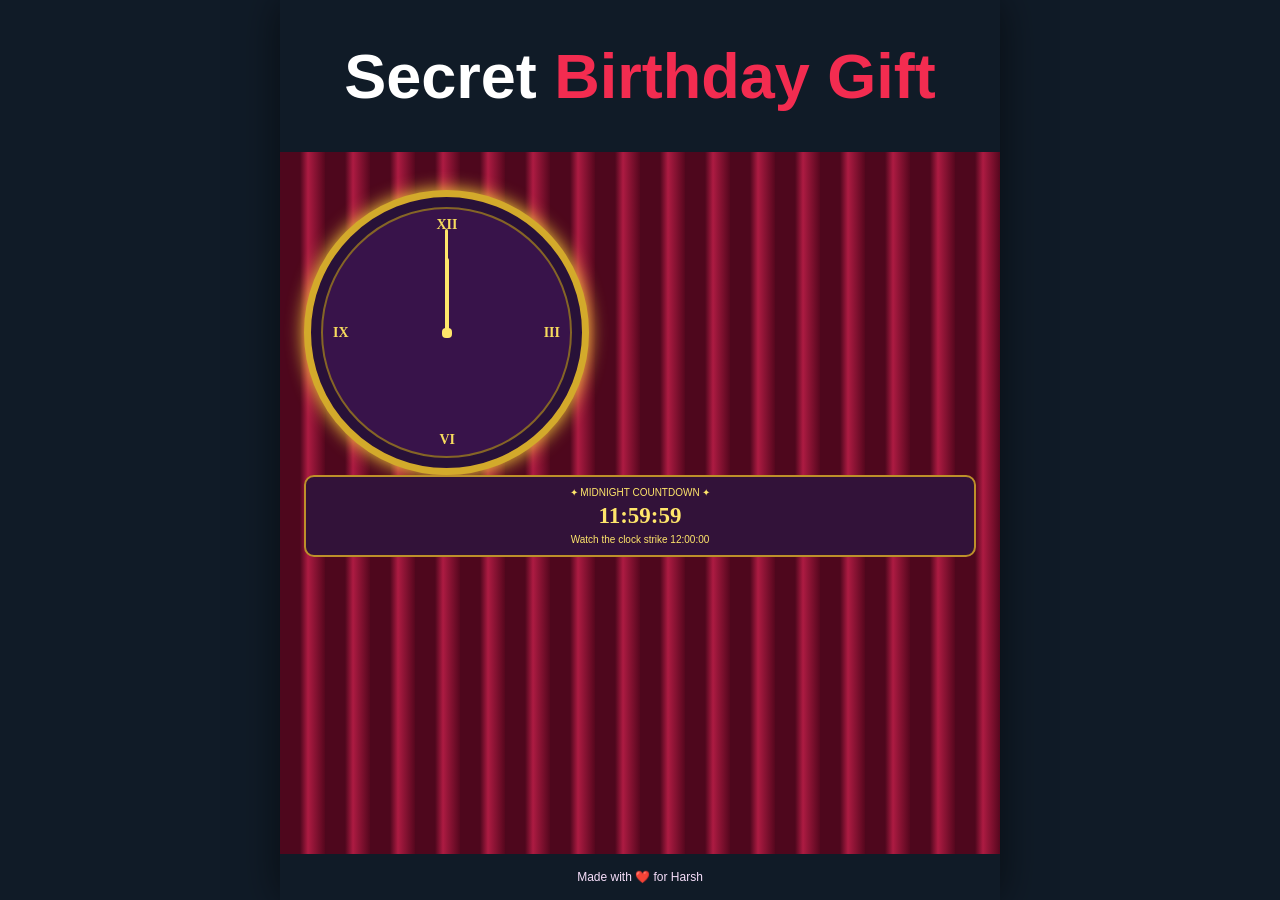
<file: index.html>
<!doctype html>
<html lang="en">
<head>
  <meta charset="UTF-8">
  <meta name="viewport" content="width=device-width, initial-scale=1">
  <title>Secret Birthday Gift</title>
  <link rel="stylesheet" href="style.css">
</head>
<body>
  <main class="app">
    <header class="titlebar"><span>Secret</span> Birthday Gift</header>

    <section class="screen midnight-screen active" id="midnightIntro">
      <div class="clock">
        <div class="clock-face"><b>XII</b><b>III</b><b>VI</b><b>IX</b><i class="hour"></i><i class="minute"></i><i class="pin"></i></div>
      </div>
      <div class="countdown"><small>✦ MIDNIGHT COUNTDOWN ✦</small><strong id="countdown">11:59:58</strong><span>Watch the clock strike 12:00:00</span></div>
    </section>

    <footer>Made with ❤️ for Harsh</footer>
  </main>
  <script src="script.js"></script>
</body>
</html>
</file>
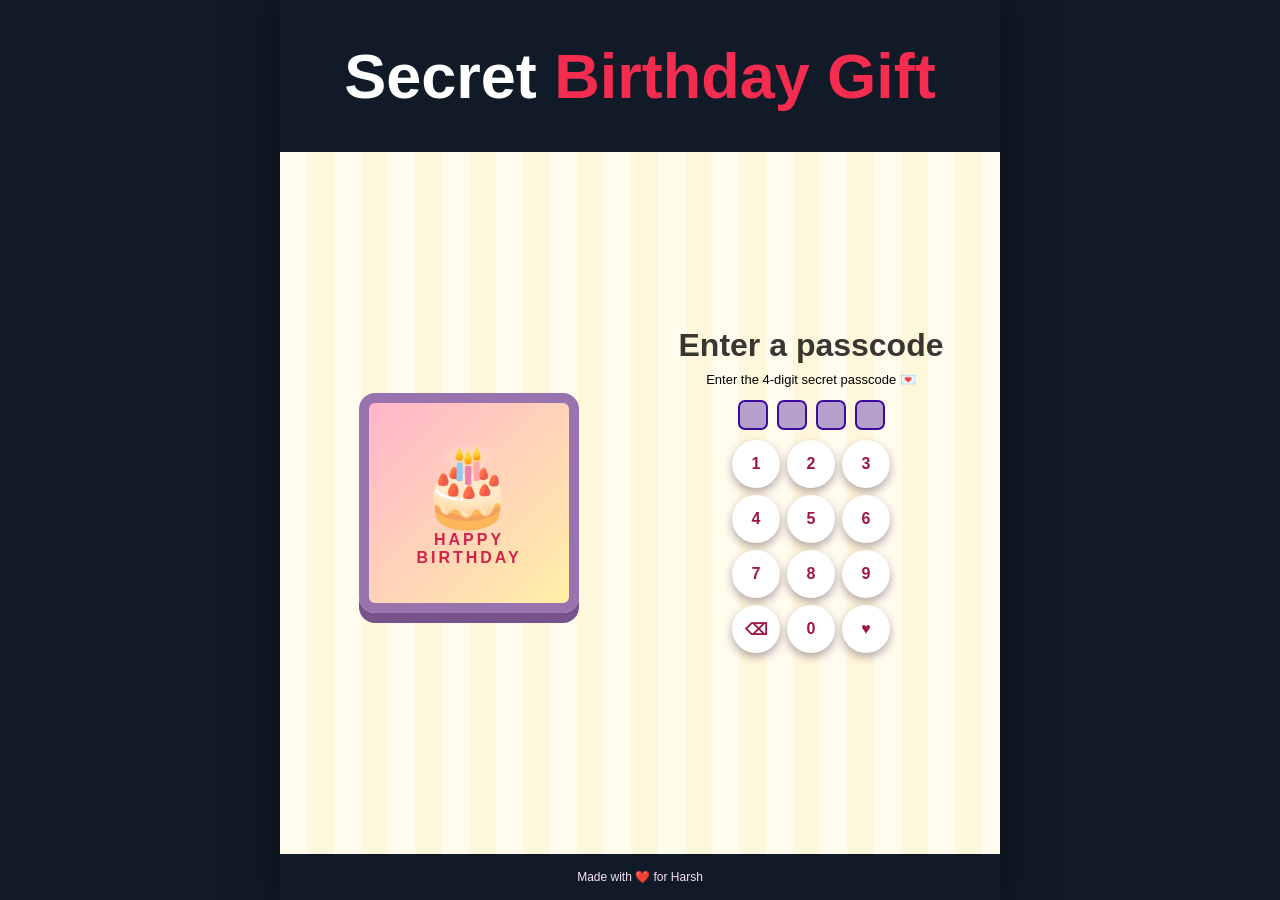
<file: final-card.html>
<!doctype html><html lang="en"><head><meta charset="UTF-8"><meta name="viewport" content="width=device-width,initial-scale=1"><title>Happy birthday</title><link rel="stylesheet" href="style.css"><script src="access.js"></script></head><body><main class="app"><header class="titlebar"><span>Secret</span> Birthday Gift</header><section class="screen final-screen active"><div class="birthday-card"><h1>HAPPY BIRTHDAY!</h1><div class="cake">🎂</div><h2>HARSH ❤️</h2><p>May your year be as sweet, bright, and delightful as this birthday cake! All your dreams will come true! 💗</p><strong>🎉 ✦ 🎈 ✦ 🎉</strong></div><button class="primary" onclick="location.href='index.html'">Back to start ↻</button></section><footer>Made with ❤️ for Harsh</footer></main></body></html>
</file>
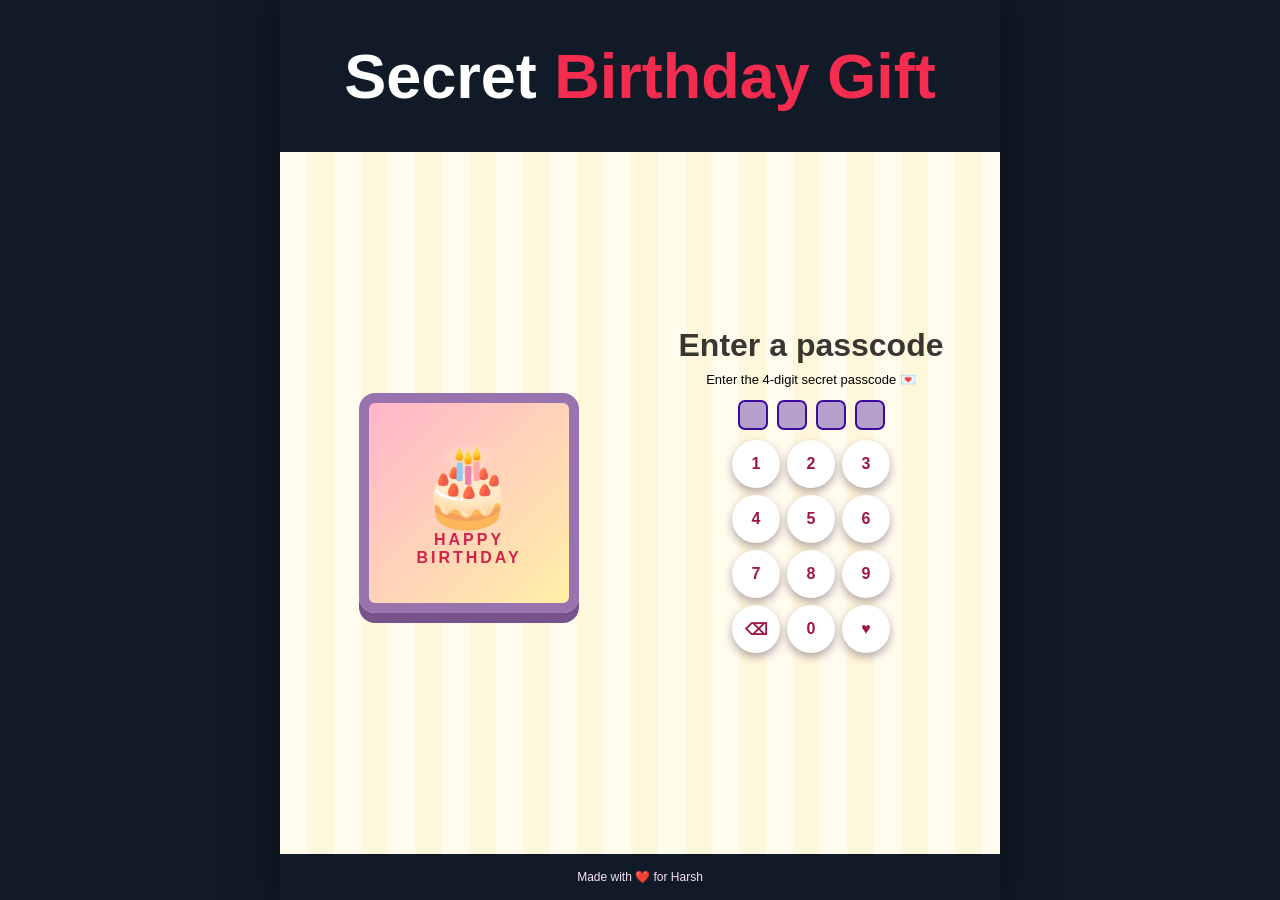
<file: gifts.html>
<!doctype html><html lang="en"><head><meta charset="UTF-8"><meta name="viewport" content="width=device-width,initial-scale=1"><title>Mystery gifts</title><link rel="stylesheet" href="style.css"><script src="access.js"></script></head><body><main class="app"><header class="titlebar"><span>Secret</span> Birthday Gift</header><section class="screen gift-screen active"><div class="confetti">✦ • ✧ • ✦ • ✧ • ✦</div><h1>Choose your mystery gift</h1><p>Tap on a box to reveal a surprise 🎁</p><div class="gifts"><button class="gift">♥<b>Gift 1</b></button><button class="gift">♥<b>Gift 2</b></button><button class="gift">♥<b>Gift 3</b></button></div><p id="message" class="message">Three little gifts made with love 💗</p><button id="next" class="primary" hidden>Open memories 📸</button></section><footer>Made with ❤️ for Harsh</footer></main><script>let opened=0;document.querySelectorAll(".gift").forEach((b,i)=>b.onclick=()=>{if(!b.dataset.open){b.dataset.open=1;b.innerHTML=["🎉","💖","🌟"][i]+"<b>Opened!</b>";opened++;message.textContent=["A lifetime of laughter and memories!","You are truly special 💗","Every dream come true 🌟"][i];if(opened===3)next.hidden=false}});next.onclick=()=>location.href="memories.html";</script></body></html>
</file>
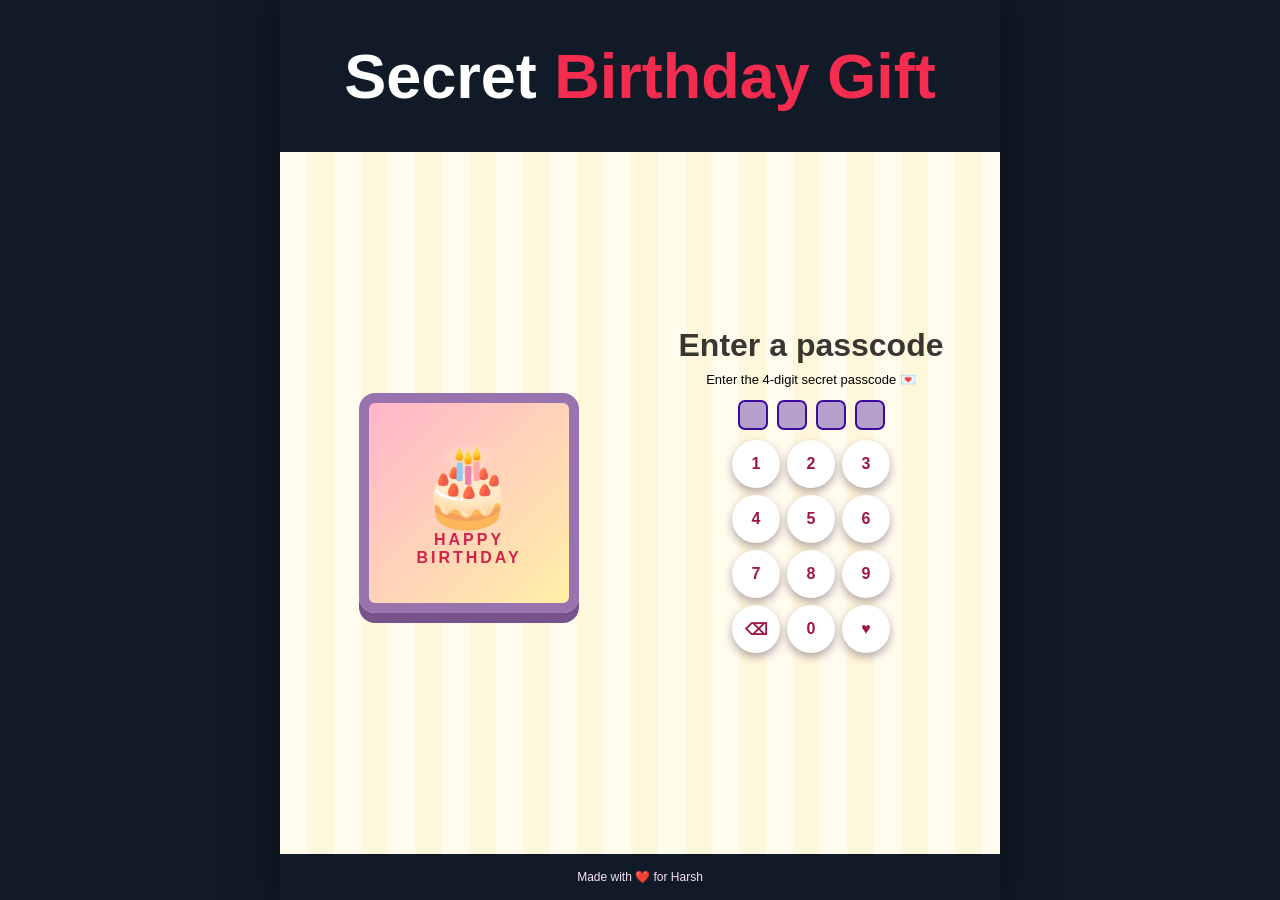
<file: letter.html>
<!doctype html><html lang="en"><head><meta charset="UTF-8"><meta name="viewport" content="width=device-width,initial-scale=1"><title>Birthday letter</title><link rel="stylesheet" href="style.css"><script src="access.js"></script></head><body><main class="app"><header class="titlebar"><span>Secret</span> Birthday Gift</header><section class="screen letter-screen active"><div class="letter-picture">🎁</div><div><h1>Happy birthday to my favourite person! ♥</h1><div class="letter" id="letter"></div></div><button class="primary" id="next" hidden onclick="location.href='final-card.html'">Open final card 🎂</button></section><footer>Made with ❤️ for Harsh</footer></main><script>const text="I hope this year brings you everything you've been wishing for and so much more.Thank you for making my days happier, my bad days easier, and life a little more beautiful just by being in it. 🥹💗 I'm so lucky to have you. Here's to more laughter, crazy memories, and all the happiness you deserve.Happy birthday, my friend. You mean more than you know. 🎁❤️";let i=0;const out=document.querySelector("#letter");(function type(){if(i<text.length){out.textContent+=text[i++];setTimeout(type,25)}else next.hidden=false})()</script></body></html>
</file>
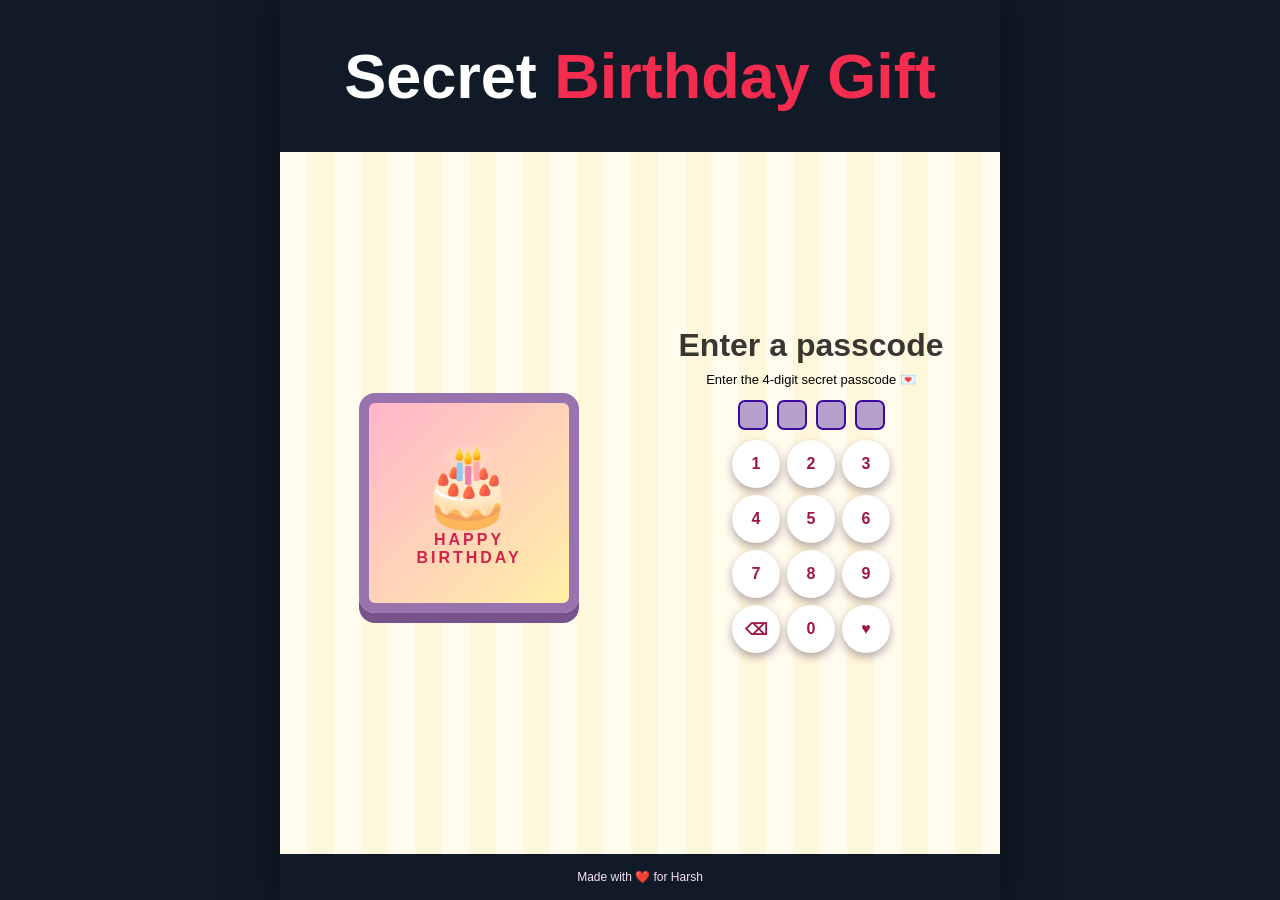
<file: memories.html>
<!doctype html><html lang="en"><head><meta charset="UTF-8"><meta name="viewport" content="width=device-width,initial-scale=1"><title>Memories</title><link rel="stylesheet" href="style.css"><script src="access.js"></script></head><body><main class="app"><header class="titlebar"><span>Secret</span> Birthday Gift</header><section class="screen memories-screen active"><div class="scrapbook"><h1>MEMORIES</h1><div class="lights"><i></i><i></i><i></i><i></i><i></i></div><div class="photos"><figure><div class="photo p1">🎈<br>🎉</div><figcaption>Waku Waku Cake!</figcaption></figure><figure><div class="photo p2">🎂<br>✨</div><figcaption>Make a Wish</figcaption></figure><figure><div class="photo p3">💝<br>🐶</div><figcaption>Best memories</figcaption></figure></div><div class="camera">📷</div><small>Tap any photo to see it sway 🌸</small></div><button class="primary" onclick="location.href='letter.html'">Read your birthday letter 💌</button></section><footer>Made with ❤️ for Harsh</footer></main><script>document.querySelectorAll("figure").forEach(c=>c.onclick=()=>{c.classList.remove("sway");void c.offsetWidth;c.classList.add("sway")})</script></body></html>
</file>
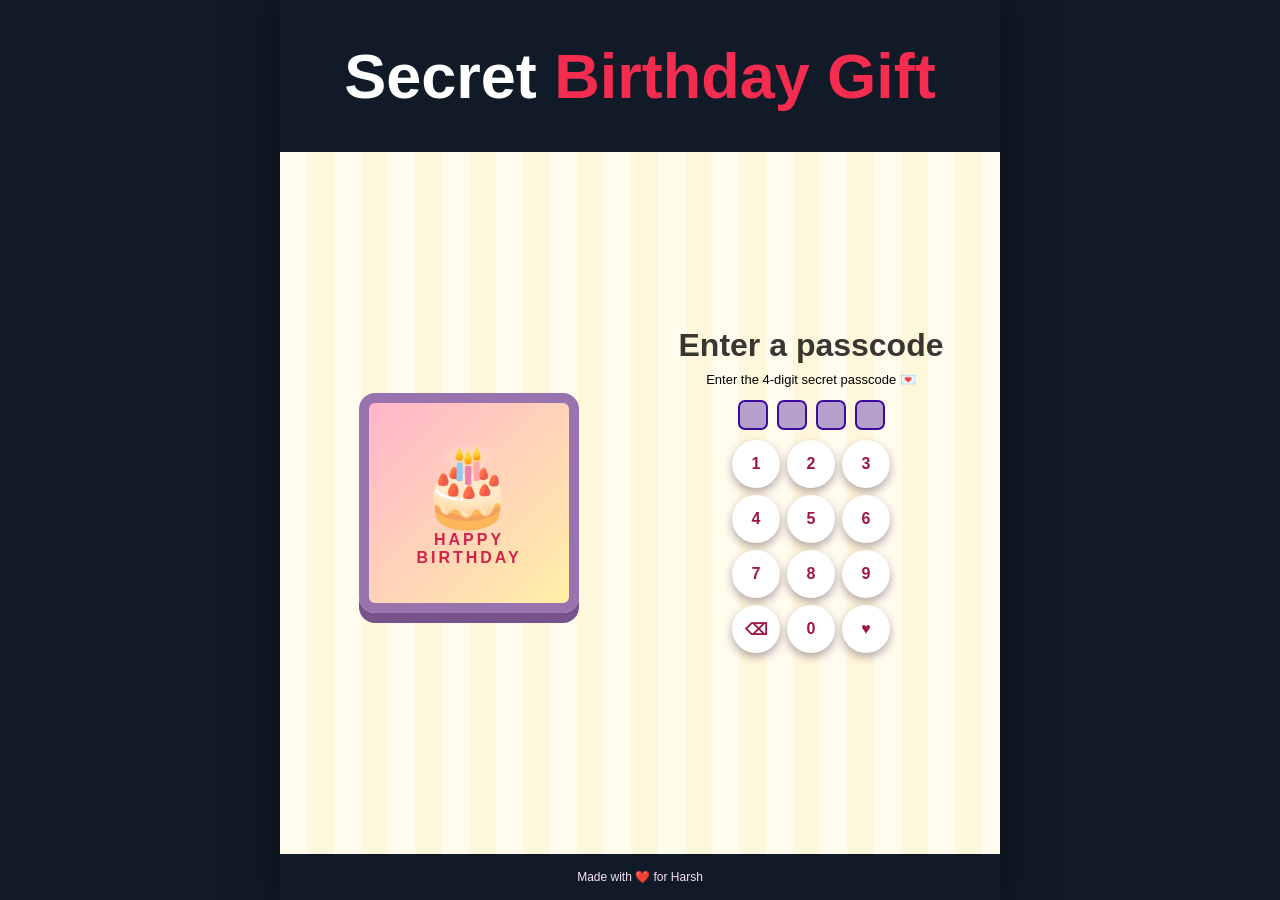
<file: passcode.html>
<!doctype html>
<html lang="en">
<head>
  <meta charset="UTF-8">
  <meta name="viewport" content="width=device-width, initial-scale=1">
  <title>Enter passcode</title>
  <link rel="stylesheet" href="style.css">
</head>
<body>
  <main class="app">
    <header class="titlebar"><span>Secret</span> Birthday Gift</header>
    <section class="screen passcode-screen active">
      <div class="portrait"><div class="cartoon">🎂</div><span>HAPPY<br>BIRTHDAY</span></div>
      <div class="passcode-panel">
        <h1>Enter a passcode</h1>
        <p>Enter the 4-digit secret passcode 💌</p>
        <div class="dots" id="dots"><i></i><i></i><i></i><i></i></div>
        <div class="keypad">
          <button data-key="1">1</button><button data-key="2">2</button><button data-key="3">3</button>
          <button data-key="4">4</button><button data-key="5">5</button><button data-key="6">6</button>
          <button data-key="7">7</button><button data-key="8">8</button><button data-key="9">9</button>
          <button id="clear">⌫</button><button data-key="0">0</button><button id="submit">♥</button>
        </div>
        <p class="error" id="error"></p>
      </div>
    </section>
    <footer>Made with ❤️ for Harsh</footer>
  </main>
  <script>
    sessionStorage.removeItem("birthday-surprise-unlocked");
    let code = "";
    const dots = document.querySelectorAll("#dots i");
    const error = document.querySelector("#error");

    function render() {
      dots.forEach((dot, index) => {
        const filled = index < code.length;
        dot.classList.toggle("filled", filled);
        dot.textContent = filled ? code[index] : "";
      });
    }

    function check() {
      if (code === "2004") {
        sessionStorage.setItem("birthday-surprise-unlocked", "true");
        location.href = "surprise-1.html";
      } else if (code.length === 4) {
        error.textContent = "Oops! Try again ❤️";
        setTimeout(() => {
          code = "";
          error.textContent = "";
          render();
        }, 600);
      }
    }

    document.querySelectorAll("[data-key]").forEach(button => {
      button.onclick = () => {
        if (code.length < 4) {
          code += button.dataset.key;
          render();
          if (code.length === 4) check();
        }
      };
    });
    document.querySelector("#clear").onclick = () => {
      code = code.slice(0, -1);
      render();
    };
    document.querySelector("#submit").onclick = check;
  </script>
</body>
</html>
</file>
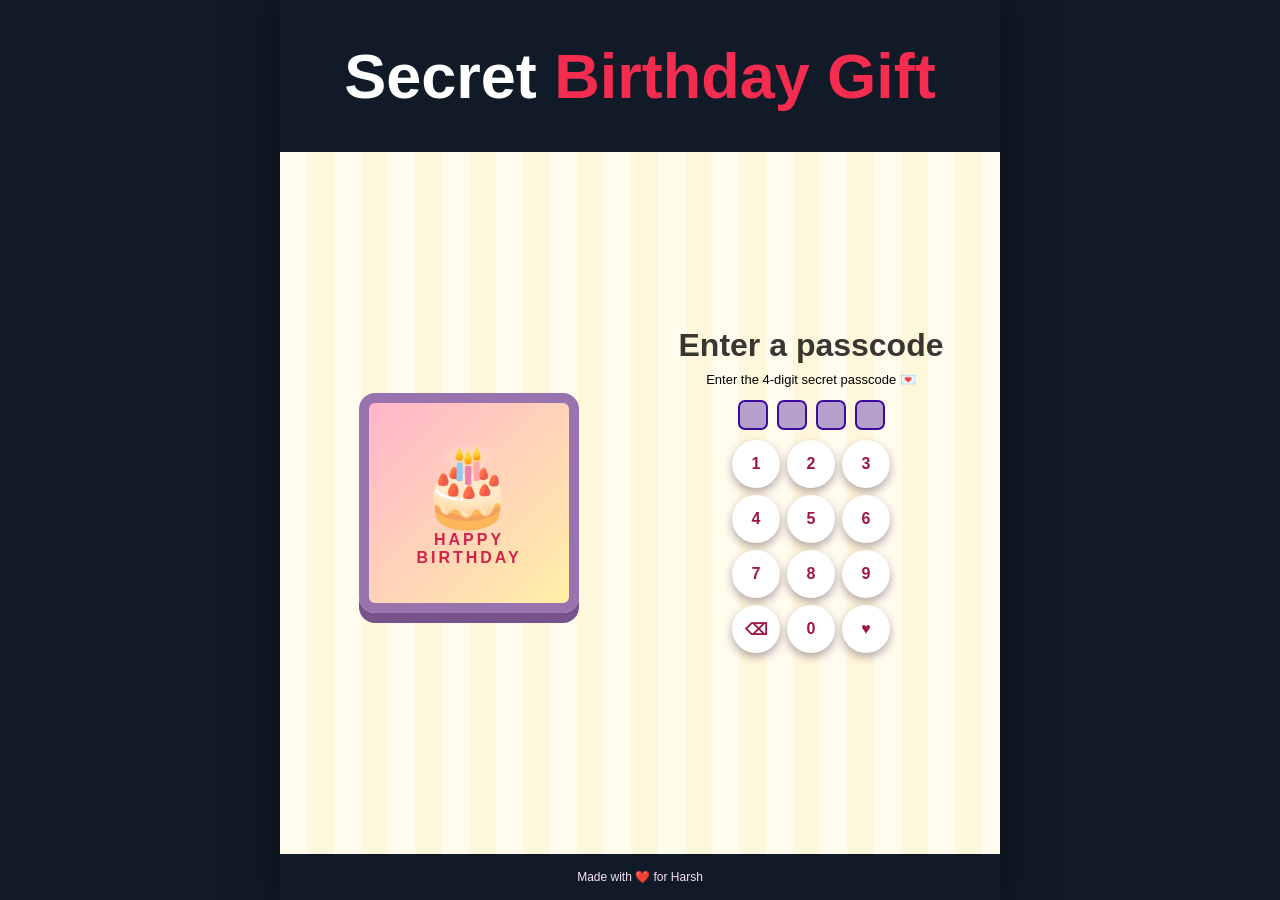
<file: surprise-1.html>
<!doctype html>
<html lang="en">
<head>
  <meta charset="UTF-8">
  <meta name="viewport" content="width=device-width,initial-scale=1">
  <title>A surprise for you</title>
  <link rel="stylesheet" href="style.css">
  <script src="access.js"></script>
</head>
<body>
  <main class="app">
    <header class="titlebar"><span>Secret</span> Birthday Gift</header>
    <section class="screen surprise-screen active">
      <div class="surprise-gif gift-gif image-gif" aria-label="Animated birthday gift"><img src="birthday-message.gif" alt="Happy birthday teddy bear holding a cake"></div>
      <p class="surprise-label">JUST FOR YOU 💝</p>
      <h1>I've made something for you!</h1>
      <p>Something small, but filled with lots of love.</p>
      <button class="primary" onclick="location.href='surprise-2.html'">Show me! 💗</button>
    </section>
    <footer>Made with ❤️ for Harsh</footer>
  </main>
</body>
</html>
</file>
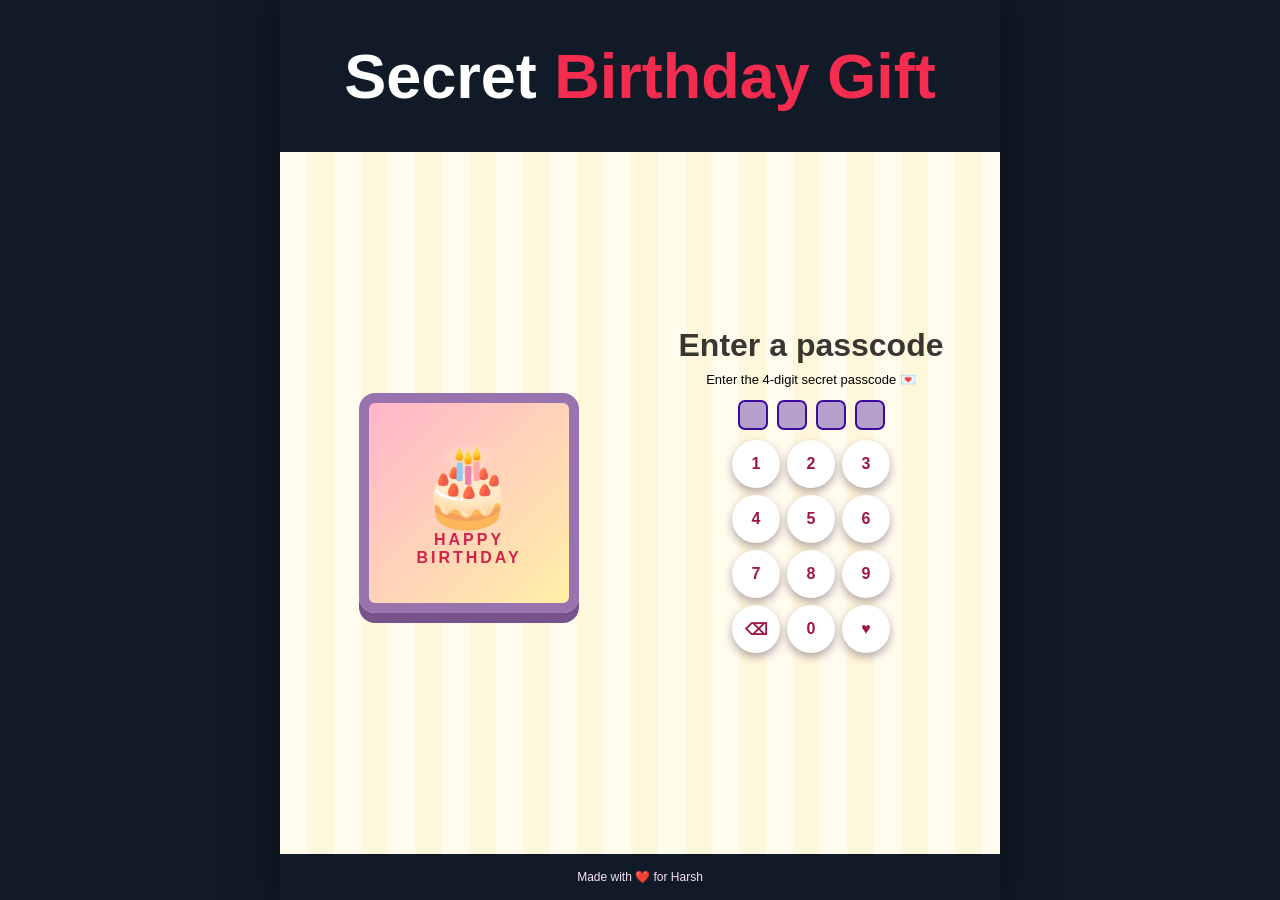
<file: surprise-2.html>
<!doctype html>
<html lang="en">
<head>
  <meta charset="UTF-8">
  <meta name="viewport" content="width=device-width,initial-scale=1">
  <title>Are you excited?</title>
  <link rel="stylesheet" href="style.css">
  <script src="access.js"></script>
</head>
<body>
  <main class="app">
    <header class="titlebar"><span>Secret</span> Birthday Gift</header>
    <section class="screen surprise-screen active">
      <div class="surprise-gif excited-gif image-gif square-gif" aria-label="Animated excited birthday character"><img src="excited-message.gif" alt="Dancing cat wishing happy birthday"></div>
      <p class="surprise-label">ONE MORE THING ✨</p>
      <h1>Are you really excited?</h1>
      <p>Because your surprise is only getting started!</p>
      <button class="primary" onclick="location.href='gifts.html'">YES, I'M READY! 🎉</button>
    </section>
    <footer>Made with ❤️ for Harsh</footer>
  </main>
</body>
</html>
</file>
<file: style.css>
*{box-sizing:border-box}html,body{width:100%;height:100%;margin:0;overflow:hidden;background:#101b27}body{display:flex;justify-content:center;font-family:"Trebuchet MS","Segoe UI",sans-serif;color:#fff}.app{width:min(100%,720px);height:100dvh;min-height:0;display:flex;flex-direction:column;overflow:hidden;background:#a38abe;box-shadow:0 0 40px #0008}.titlebar{flex:0 0 auto;padding:40px 12px;color:#f32c50;background:#101b27;text-align:center;font-size:clamp(37px,8vw,63px);font-weight:900}.titlebar span{color:#fff}.screen{display:none;flex:1;min-height:0;overflow:hidden;padding:38px 24px 65px;text-align:center;animation:appear .45s ease}.screen.active{display:block}@keyframes appear{from{opacity:0;transform:translateY(15px)}to{opacity:1;transform:none}}h1{margin:10px 0;color:#9f123e;font-size:clamp(27px,5vw,43px)}p{line-height:1.55}.primary{padding:14px 25px;border:0;border-radius:8px;color:#fff;background:#a9143d;box-shadow:0 5px 0 #6e0c2a;cursor:pointer;font-weight:800}.primary:hover{filter:brightness(1.15);transform:translateY(-2px)}button{font:inherit}.midnight-screen{display:flex;flex-direction:column;align-items:center;justify-content:center;gap:25px;background:repeating-linear-gradient(90deg,#4e071d 0 20px,#ad1b42 28px,#56071e 45px)}.clock{width:min(64vw,285px);aspect-ratio:1;padding:10px;border:7px solid #d3aa2b;border-radius:50%;background:#281138;box-shadow:0 0 18px #ffd83b}.clock-face{position:relative;width:100%;height:100%;border:2px solid #856526;border-radius:50%;background:#38134a}.clock-face b{position:absolute;color:#f7dc5e;font:700 14px Georgia}.clock-face b:nth-child(1){top:8px;left:calc(50% - 10px)}.clock-face b:nth-child(2){right:10px;top:calc(50% - 8px)}.clock-face b:nth-child(3){bottom:8px;left:calc(50% - 7px)}.clock-face b:nth-child(4){left:10px;top:calc(50% - 8px)}.clock-face i{position:absolute;bottom:50%;left:calc(50% - 2px);width:4px;background:#ffe66a;border-radius:4px;transform-origin:bottom}.hour{height:30%}.minute{height:42%;width:3px!important}.pin{width:10px!important;height:10px;left:calc(50% - 5px)!important;bottom:calc(50% - 5px)!important;background:#ffde3c}.countdown{padding:10px 20px;border:2px solid #bd902a;border-radius:10px;background:#321239;color:#ffe66b;text-align:center}.countdown small,.countdown span{display:block;font-size:10px}.countdown strong{display:block;margin:5px;font:700 23px Georgia}.passcode-screen{display:grid;grid-template-columns:1fr 1fr;align-items:center;gap:28px;background:repeating-linear-gradient(90deg,#fffbed 0 27px,#fff7dc 27px 54px)}.portrait{width:min(100%,300px);aspect-ratio:1;display:grid;place-content:center;margin:auto;border:14px solid #9973ae;border-radius:16px;background:linear-gradient(135deg,#ffb5ca,#fff0a7);box-shadow:0 10px #76538b;color:#d2234b;font-weight:900;letter-spacing:3px}.cartoon{font-size:105px}.passcode-panel h1{color:#000000c7}.passcode-panel p{font-size:13px}.dots{display:flex;justify-content:center;gap:9px;margin:18px}.dots i{width:34px;height:34px;border:2px solid #3e0a9d;border-radius:7px;background:#b5a0cb}.dots i.filled{background:#ffe75d;box-shadow:0 0 12px #ffe75d}.keypad{display:grid;grid-template-columns:repeat(3,58px);justify-content:center;gap:11px}.keypad button{width:58px;height:58px;border:0;border-radius:50%;color:#9f1740;background:#fff;box-shadow:0 4px 8px #442a4b66;cursor:pointer;font-weight:800}.error{min-height:20px;color:#b3123c;font-weight:800}.gift-screen{position:relative;overflow:hidden;background:repeating-linear-gradient(90deg,#fff0f5 0 25px,#ffe3ec 25px 50px)}.gift-screen>*{position:relative;z-index:1}.confetti{margin:5px;color:#ec2b4d;font-size:25px;letter-spacing:13px;animation:float 2s infinite}@keyframes float{50%{transform:translateY(10px)}}.gifts{display:flex;justify-content:center;gap:25px;margin:70px 0 35px}.gift{width:min(28%,150px);aspect-ratio:1;border:0;border-radius:50%;color:#fff;background:#c41947;box-shadow:0 9px #81132f;cursor:pointer}.gift span{display:block;font-size:clamp(55px,10vw,85px)}.gift b{font-size:13px}.message{min-height:28px;color:#a4143e;font-weight:800}.memories-screen{background:repeating-linear-gradient(135deg,#ffe9f1 0 25px,#fff5f8 25px 50px)}.scrapbook{max-width:650px;min-height:555px;margin:auto;padding:28px 20px;border:7px solid #fff8e7;border-radius:18px;background:#fffdf5;box-shadow:0 8px #e1bfce;color:#9b1640}.scrapbook h1{display:inline-block;padding:8px 12px;color:#fff;background:#a8173e;letter-spacing:7px;transform:rotate(-2deg)}.lights{height:40px;display:flex;justify-content:space-around;border-top:3px solid #70665e;border-radius:50%;padding-top:2px}.lights i{width:19px;height:19px;border-radius:50%;background:#ffcc3f;box-shadow:0 0 9px #ffcc3f}.photos{display:grid;grid-template-columns:repeat(3,1fr);gap:18px;margin-top:25px}.photos figure{margin:0;cursor:pointer;transform:rotate(-2deg);transition:transform .2s}.photos figure:nth-child(2){transform:rotate(2deg)}.photos figure:nth-child(3){transform:rotate(-1deg)}.photos figure:hover,.photos figure.sway{transform:translateY(-8px) rotate(4deg)}.photo{height:180px;display:grid;place-content:center;border:7px solid #fff;outline:4px solid #de4961;font-size:52px;line-height:1.2}.p1{background:#ffd8e6}.p2{background:#ffe7b5}.p3{background:#d8efff}.photos figcaption{padding:8px 2px;font-size:12px;font-weight:800}.camera{margin:30px 0 5px;text-align:left;font-size:42px}.letter-screen{display:grid;grid-template-columns:42% 58%;align-items:center;gap:17px;background:#9f84bd}.letter-picture{height:300px;display:grid;place-content:center;border:10px solid #f0d7ff;border-radius:12px;background:#ffe9f0;font-size:105px;transform:rotate(-4deg)}.letter-screen h1{color:#fff;font-family:Georgia,serif}.letter{text-align:left;white-space:pre-wrap;color:#fff;font:700 15px/1.7 Georgia,serif;min-height:240px}.letter-screen .primary{grid-column:1/-1;justify-self:center}.final-screen{background:repeating-linear-gradient(135deg,#ffe9f1 0 25px,#fff5f8 25px 50px)}.birthday-card{max-width:580px;margin:15px auto 35px;padding:28px 20px;border:5px solid #a8173e;border-radius:20px;background:#fffdf5;box-shadow:10px 12px #e8bfd0;color:#8d163e}.birthday-card h1{font-size:clamp(30px,7vw,52px)}.cake{font-size:120px}.birthday-card h2{font-size:32px}.birthday-card p{color:#866775;font-weight:700}.birthday-card strong{font-size:24px}footer{padding:16px;background:#101b27;text-align:center;font-size:12px;color:#f7dffb}[hidden]{display:none!important}@media(max-width:720px){
.passcode-panel h1,.passcode-panel p{color:#000}.dots{display:flex;justify-content:center;gap:9px;margin:18px}.dots i{width:34px;height:34px;display:grid;place-items:center;border:2px solid #3e0a9d;border-radius:7px;background:#b5a0cb;color:#351044;font-style:normal;font-weight:900}.dots i.filled{background:#ffe75d;box-shadow:0 0 12px #ffe75d}.keypad{display:grid;grid-template-columns:repeat(3,58px);justify-content:center;gap:11px}.keypad button{width:58px;height:58px;border:0;border-radius:50%;color:#9f1740;background:#fff;box-shadow:0 4px 8px #442a4b66;cursor:pointer;font-weight:800}.error{min-height:20px;color:#b3123c;font-weight:800}.gift-screen{position:relative;overflow:hidden;background:repeating-linear-gradient(90deg,#fff0f5 0 25px,#ffe3ec 25px 50px)}.gift-screen>*{position:relative;z-index:1}.confetti{margin:5px;color:#ec2b4d;font-size:25px;letter-spacing:13px;animation:float 2s infinite}@keyframes float{50%{transform:translateY(10px)}}.gifts{display:flex;justify-content:center;gap:25px;margin:70px 0 35px}.gift{width:min(28%,150px);aspect-ratio:1;border:0;border-radius:50%;color:#fff;background:#c41947;box-shadow:0 9px #81132f;cursor:pointer}.gift span{display:block;font-size:clamp(55px,10vw,85px)}.gift b{font-size:13px}.message{min-height:28px;color:#a4143e;font-weight:800}.memories-screen{background:repeating-linear-gradient(135deg,#ffe9f1 0 25px,#fff5f8 25px 50px)}.scrapbook{max-width:650px;min-height:555px;margin:auto;padding:28px 20px;border:7px solid #fff8e7;border-radius:18px;background:#fffdf5;box-shadow:0 8px #e1bfce;color:#9b1640}.scrapbook h1{display:inline-block;padding:8px 12px;color:#fff;background:#a8173e;letter-spacing:7px;transform:rotate(-2deg)}.lights{height:40px;display:flex;justify-content:space-around;border-top:3px solid #70665e;border-radius:50%;padding-top:2px}.lights i{width:19px;height:19px;border-radius:50%;background:#ffcc3f;box-shadow:0 0 9px #ffcc3f}.photos{display:grid;grid-template-columns:repeat(3,1fr);gap:18px;margin-top:25px}.photos figure{margin:0;cursor:pointer;transform:rotate(-2deg);transition:transform .2s}.photos figure:nth-child(2){transform:rotate(2deg)}.photos figure:nth-child(3){transform:rotate(-1deg)}.photos figure:hover,.photos figure.sway{transform:translateY(-8px) rotate(4deg)}.photo{height:180px;display:grid;place-content:center;border:7px solid #fff;outline:4px solid #de4961;font-size:52px;line-height:1.2}.p1{background:#ffd8e6}.p2{background:#ffe7b5}.p3{background:#d8efff}.photos figcaption{padding:8px 2px;font-size:12px;font-weight:800}.camera{margin:30px 0 5px;text-align:left;font-size:42px}.letter-screen{display:grid;grid-template-columns:42% 58%;align-items:center;gap:17px;background:#9f84bd}.letter-picture{height:300px;display:grid;place-content:center;border:10px solid #f0d7ff;border-radius:12px;background:#ffe9f0;font-size:105px;transform:rotate(-4deg)}.letter-screen h1{color:#fff;font-family:Georgia,serif}.letter{text-align:left;white-space:pre-wrap;color:#fff;font:700 15px/1.7 Georgia,serif;min-height:240px}.letter-screen .primary{grid-column:1/-1;justify-self:center}.final-screen{background:repeating-linear-gradient(135deg,#ffe9f1 0 25px,#fff5f8 25px 50px)}.birthday-card{max-width:580px;margin:15px auto 35px;padding:28px 20px;border:5px solid #a8173e;border-radius:20px;background:#fffdf5;box-shadow:10px 12px #e8bfd0;color:#8d163e}.birthday-card h1{font-size:clamp(30px,7vw,52px)}.cake{font-size:120px}.birthday-card h2{font-size:32px}.birthday-card p{color:#866775;font-weight:700}.birthday-card strong{font-size:24px}footer{padding:16px;background:#101b27;text-align:center;font-size:12px;color:#f7dffb}[hidden]{display:none!important}@media(max-width:720px){
  .titlebar{padding:14px 8px;font-size:clamp(28px,8vw,42px)}
  .screen{padding:16px 14px 24px}
  footer{padding:8px}
  .portrait{width:min(100%,170px);border-width:8px}
  .cartoon{font-size:60px}
  .passcode-panel h1{font-size:clamp(24px,7vw,34px)}
  .passcode-panel p{margin:8px 0}
  .dots{margin:10px}
  .dots i{width:28px;height:28px}
  .keypad{grid-template-columns:repeat(3,48px);gap:7px}
  .keypad button{width:48px;height:48px}
  .letter-picture{height:150px;width:150px;font-size:60px}
  .letter{font-size:13px;line-height:1.45;min-height:150px}
}

@media(min-width:721px){
.surprise-screen{display:flex;flex-direction:column;align-items:center;justify-content:center;background:linear-gradient(145deg,#fff0f6,#eadbfa)}
.surprise-label{margin:20px 0 0;color:#a14d7d;font-size:12px;font-weight:800;letter-spacing:2px}
.surprise-gif{position:relative;width:min(65vw,240px);height:auto;aspect-ratio:165 / 292;display:grid;place-items:center;margin:10px auto;border:10px solid #fff;border-radius:24px;background:linear-gradient(145deg,#ffc6dd,#fff0b9);box-shadow:0 12px 0 #cba6d3;overflow:hidden}
.surprise-gif.image-gif{background:#24170f}
.surprise-gif.image-gif img{width:100%;height:100%;object-fit:contain}
.surprise-gif.square-gif{width:min(65vw,280px);aspect-ratio:1}
.surprise-gif span{z-index:1;font-size:clamp(90px,22vw,155px);animation:gifBounce 1.1s ease-in-out infinite}
.surprise-gif i{position:absolute;font-style:normal;font-size:28px;color:#e84393;animation:gifSparkle 1.6s ease-in-out infinite}
.surprise-gif i:nth-child(2){top:20%;left:18%}.surprise-gif i:nth-child(3){right:17%;top:28%;animation-delay:.35s}.surprise-gif i:nth-child(4){bottom:18%;left:28%;animation-delay:.7s}
.excited-gif{background:linear-gradient(145deg,#d8c4ff,#fff0bd);border-color:#f9efff}
@keyframes gifBounce{50%{transform:translateY(-14px) rotate(-4deg) scale(1.08)}}
@keyframes gifSparkle{50%{transform:scale(1.5) rotate(25deg);opacity:.45}}.memories-screen{background:repeating-linear-gradient(135deg,#ffe9f1 0 25px,#fff5f8 25px 50px)}.scrapbook{max-width:650px;min-height:555px;margin:auto;padding:28px 20px;border:7px solid #fff8e7;border-radius:18px;background:#fffdf5;box-shadow:0 8px #e1bfce;color:#9b1640}.scrapbook h1{display:inline-block;padding:8px 12px;color:#fff;background:#a8173e;letter-spacing:7px;transform:rotate(-2deg)}.lights{height:40px;display:flex;justify-content:space-around;border-top:3px solid #70665e;border-radius:50%;padding-top:2px}.lights i{width:19px;height:19px;border-radius:50%;background:#ffcc3f;box-shadow:0 0 9px #ffcc3f}.photos{display:grid;grid-template-columns:repeat(3,1fr);gap:18px;margin-top:25px}.photos figure{margin:0;cursor:pointer;transform:rotate(-2deg);transition:transform .2s}.photos figure:nth-child(2){transform:rotate(2deg)}.photos figure:nth-child(3){transform:rotate(-1deg)}.photos figure:hover,.photos figure.sway{transform:translateY(-8px) rotate(4deg)}.photo{height:180px;display:grid;place-content:center;border:7px solid #fff;outline:4px solid #de4961;font-size:52px;line-height:1.2}.p1{background:#ffd8e6}.p2{background:#ffe7b5}.p3{background:#d8efff}.photos figcaption{padding:8px 2px;font-size:12px;font-weight:800}.camera{margin:30px 0 5px;text-align:left;font-size:42px}.letter-screen{display:grid;grid-template-columns:42% 58%;align-items:center;gap:17px;background:#9f84bd}.letter-picture{height:300px;display:grid;place-content:center;border:10px solid #f0d7ff;border-radius:12px;background:#ffe9f0;font-size:105px;transform:rotate(-4deg)}.letter-screen h1{color:#fff;font-family:Georgia,serif}.letter{text-align:left;white-space:pre-wrap;color:#fff;font:700 15px/1.7 Georgia,serif;min-height:240px}.letter-screen .primary{grid-column:1/-1;justify-self:center}.final-screen{background:repeating-linear-gradient(135deg,#ffe9f1 0 25px,#fff5f8 25px 50px)}.birthday-card{max-width:580px;margin:15px auto 35px;padding:28px 20px;border:5px solid #a8173e;border-radius:20px;background:#fffdf5;box-shadow:10px 12px #e8bfd0;color:#8d163e}.birthday-card h1{font-size:clamp(30px,7vw,52px)}.cake{font-size:120px}.birthday-card h2{font-size:32px}.birthday-card p{color:#866775;font-weight:700}.birthday-card strong{font-size:24px}footer{padding:16px;background:#101b27;text-align:center;font-size:12px;color:#f7dffb}[hidden]{display:none!important}@media(min-width:721px){
  body{padding:24px 0;background:#080d14}
  .app{min-height:calc(100vh - 48px);border-radius:24px}
  .screen{min-height:calc(100vh - 150px);padding:clamp(42px,6vh,80px) clamp(30px,5vw,72px)}
  .titlebar{border-radius:24px 24px 0 0}
}

@media(min-width:561px){
  .passcode-screen{grid-template-columns:1fr 1fr;background:linear-gradient(90deg,#fffbed 0 50%,#9f84bd 50% 100%)}
  .passcode-panel{align-self:stretch;display:flex;flex-direction:column;justify-content:center;margin:-38px -24px -65px 0;padding:38px 24px}
  .passcode-panel h1{color:#fff}
}

@media(max-width:720px){
  .titlebar{padding:28px 12px;font-size:clamp(32px,8vw,52px)}
  .screen{min-height:calc(100svh - 108px);padding:28px 16px 52px}
}

@media(max-width:560px){
  .passcode-screen{grid-template-columns:1fr;gap:25px}
  .passcode-panel h1{color:#9f123e!important}
  .portrait{width:min(62vw,230px)}
  .cartoon{font-size:clamp(65px,18vw,85px)}
  .passcode-panel h1{font-size:clamp(25px,8vw,36px)}
  .gifts{gap:10px;margin:48px 0 30px}
  .gift{width:min(29vw,120px)}
  .photos{gap:8px}
  .photo{height:140px;border-width:4px;font-size:35px}
  .photos figcaption{font-size:10px}
  .scrapbook{min-height:0;padding:20px 12px 25px}
  .scrapbook h1{font-size:clamp(25px,9vw,38px);letter-spacing:4px}
  .letter-screen{grid-template-columns:1fr}
  .letter-picture{width:180px;height:180px;margin:auto;font-size:70px}
  .letter-screen h1{font-size:clamp(24px,7vw,34px)}
  .letter{font-size:14px;min-height:210px}
  .cake{font-size:clamp(80px,28vw,120px)}
  .birthday-card h2{font-size:clamp(24px,8vw,32px)}
}

@media(max-width:370px){
  .keypad{grid-template-columns:repeat(3,52px);gap:8px}
  .keypad button{width:52px;height:52px}
  .dots i{width:29px;height:29px}
  .photos{grid-template-columns:1fr}
  .photo{height:150px}
  .photos figure{max-width:190px;margin:auto}
}
}

@media(max-width:720px){
  .titlebar{padding:14px 8px;font-size:clamp(28px,8vw,42px)}
  .screen{min-height:0;padding:12px 14px 16px}
  footer{padding:8px}
  .screen.surprise-screen.active,
  .screen.gift-screen.active,
  .screen.memories-screen.active,
  .screen.final-screen.active{display:flex;flex-direction:column;justify-content:center;align-items:center}
  .screen.letter-screen.active{display:grid;align-content:center;justify-content:center}
  .screen.passcode-screen.active{display:grid}
  .passcode-screen{grid-template-columns:1fr 1fr;gap:12px}
  .portrait{width:min(100%,150px);border-width:7px}
  .cartoon{font-size:52px}
  .passcode-panel h1{font-size:clamp(21px,6vw,30px)}
  .passcode-panel p{margin:5px 0}
  .dots{margin:7px}
  .dots i{width:25px;height:25px}
  .keypad{grid-template-columns:repeat(3,42px);gap:5px}
  .keypad button{width:42px;height:42px}
  .letter-picture{height:150px;width:150px;font-size:60px}
  .letter{font-size:13px;line-height:1.45;min-height:150px}
  .screen.letter-screen.active{
    grid-template-columns:minmax(0,1fr);
    grid-template-rows:auto auto auto;
    align-items:center;
    gap:10px;
  }
  .letter-screen .letter-picture{
    grid-column:1;
    grid-row:1;
    width:150px;
    height:150px;
    margin:0 auto;
  }
  .letter-screen > div:nth-child(2){
    grid-column:1;
    grid-row:2;
    min-width:0;
  }
  .letter-screen h1{margin:0 0 8px}
  .letter-screen .primary{grid-column:1;grid-row:3}
}

.passcode-panel h1,
.passcode-panel p{color:#000!important}
}

@media(min-width:721px){
  .screen.passcode-screen.active{
    display:grid;
    grid-template-columns:1fr 1fr;
    align-items:center;
    gap:20px;
    padding:20px 28px;
  }
  .passcode-screen .portrait{
    width:min(100%,220px);
    border-width:10px;
  }
  .passcode-screen .cartoon{font-size:78px}
  .passcode-screen .passcode-panel{
    align-self:center;
    margin:0;
    padding:0;
  }
  .passcode-screen .passcode-panel h1{
    margin:4px 0;
    font-size:32px;
  }
  .passcode-screen .passcode-panel p{
    margin:6px 0;
    color:#000;
  }
  .passcode-screen .dots{margin:10px}
  .passcode-screen .dots i{
    width:30px;
    height:30px;
  }
  .passcode-screen .keypad{
    grid-template-columns:repeat(3,48px);
    gap:7px;
  }
  .passcode-screen .keypad button{
    width:48px;
    height:48px;
  }
  .passcode-screen .error{min-height:18px;margin:4px 0}

  .screen.surprise-screen.active{
    display:flex;
    flex-direction:column;
    align-items:center;
    justify-content:center;
    gap:4px;
    padding:12px 32px 20px;
  }
  .surprise-screen .surprise-gif{
    width:150px;
    margin:0 auto 2px;
  }
  .surprise-screen .surprise-gif.square-gif{
    width:170px;
  }
  .surprise-screen .surprise-label{margin:2px 0;font-size:11px}
  .surprise-screen h1{margin:2px 0;font-size:32px}
  .surprise-screen p:not(.surprise-label){margin:2px 0 6px}
  .surprise-screen .primary{padding:11px 22px}
  .screen.gift-screen.active,
  .screen.memories-screen.active,
  .screen.final-screen.active{display:block}
  .screen.letter-screen.active{display:grid}

  .screen.gift-screen.active,
  .screen.memories-screen.active,
  .screen.final-screen.active{
    display:flex;
    flex-direction:column;
    align-items:center;
    justify-content:center;
    padding:24px 32px;
  }
  .gift-screen h1{margin:6px 0}
  .gift-screen > p:not(.message){margin:4px 0}
  .gift-screen .gifts{margin:36px 0 24px}
  .gift-screen .gifts .gift{
    width:120px;
    height:120px;
    flex:0 0 120px;
  }
  .gift-screen .gifts .gift span{font-size:64px}
  .gift-screen .message{margin:0 0 16px}
  .memories-screen .scrapbook{
    width:min(100%,650px);
    min-height:0;
  }
  .memories-screen > .primary{margin-top:18px}
  .final-screen .birthday-card{margin:0 auto 20px}
}
</file>
